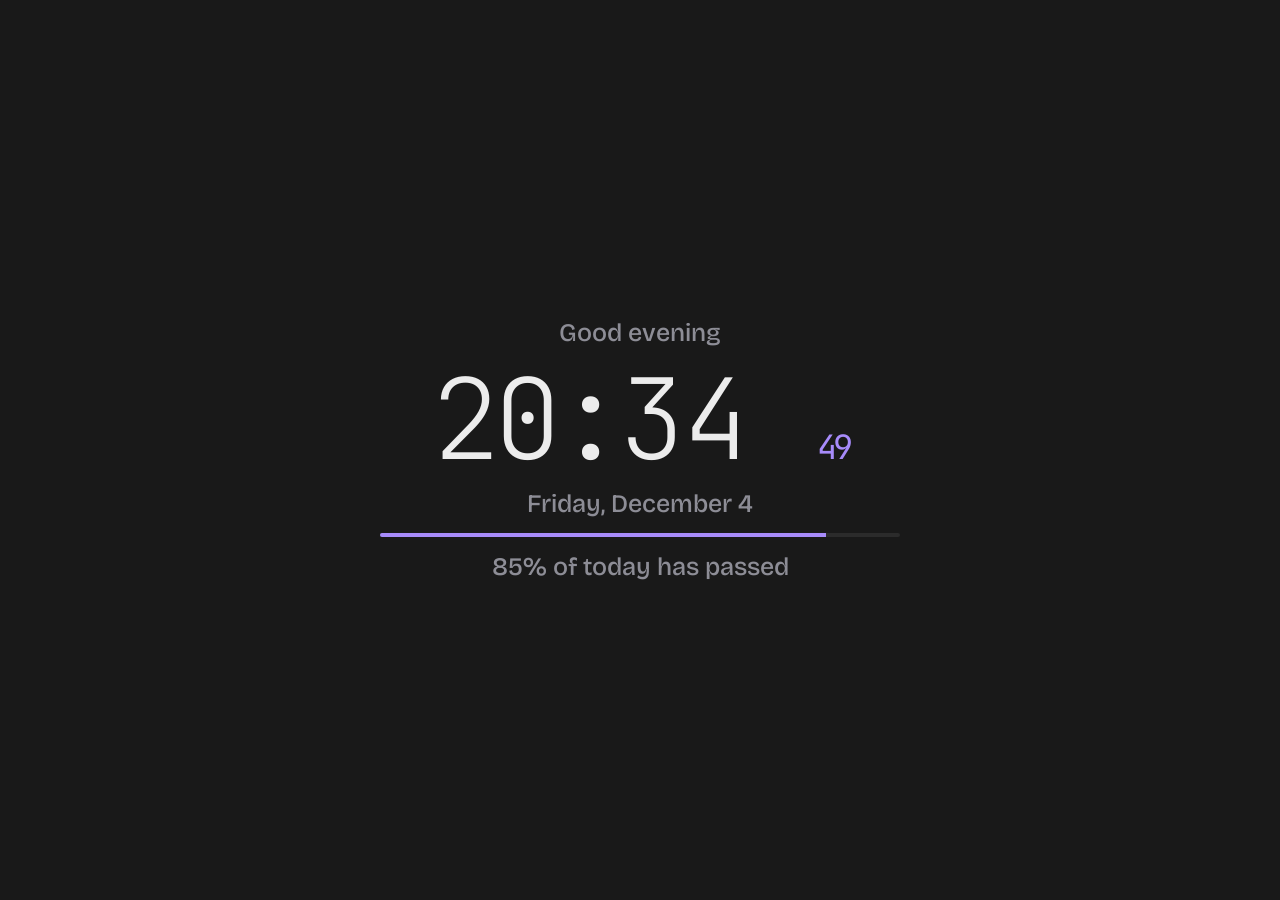
<file: index.html>
<!doctype html>
<html lang="en">
<head>
<meta charset="utf-8">
<meta name="viewport" content="width=device-width,initial-scale=1">
<title>Focus widgets</title>
<link rel="preconnect" href="https://fonts.googleapis.com">
<link href="https://fonts.googleapis.com/css2?family=Bricolage+Grotesque:wght@400;500;700&family=JetBrains+Mono:wght@200;400&display=swap" rel="stylesheet">
<link rel="stylesheet" href="style.css">
<!--
Use one file for every widget. Add parameters to the URL:
 ?w=clock
 ?w=timer&s=30&label=Recording        (s = seconds)   or  &m=60  (m = minutes)
 ?w=pomo   (&focus=25&brk=5&long=15&auto=1)
 ?w=stopwatch
 ?w=banner&text=Build%20something
 Optional on any widget: &a=ffb36b (accent hex)  &bg=191919 (background hex)
 Space bar = start / pause.
-->
</head>
<body>
<div id="app"></div>
<script src="script.js"></script>
</body>
</html>
</file>
<file: style.css>
:root{
    --bg:#191919;
    --fg:#ececec;
    --mut:#8d8d96;
    --ac:#7cc4ff;
    --ac2:#5b8cff;
    --ok:#6ee7b7;
    --trk:rgba(255,255,255,.08)
}

*{
    box-sizing:border-box;
    margin:0
}

html,body{
    height:100%
}

body{
    background:var(--bg);
    color:var(--fg);
    font-family:'Bricolage Grotesque',system-ui,sans-serif;
    display:grid;
    place-items:center;
    overflow:hidden;
    -webkit-font-smoothing:antialiased
}

#app{
    display:contents
}

.mono,.time,.big{
    font-family:'JetBrains Mono',ui-monospace,Menlo,monospace
}

.lab{
    font-size:max(12px,2.8vh);
    color:var(--mut);
    font-weight:500
}


/* ring widgets */

.card{
    display:flex;
    flex-direction:column;
    align-items:center;
    gap:2.2vh;
    padding:2vh 3vw
}

.side{
    display:flex;
    flex-direction:column;
    align-items:center;
    gap:1.6vh
}

@media (min-aspect-ratio:2/1){
    .card{
        flex-direction:row;
        gap:5vw
    }
}

.ringw{
    position:relative;
    width:min(62vh,88vw,340px);
    aspect-ratio:1;
    container-type:inline-size
}

@media (min-aspect-ratio:2/1){
    .ringw{
        width:min(82vh,40vw,340px)
    }
}

svg{
    width:100%;
    height:100%;
    transform:rotate(-90deg)
}

.trk{
    fill:none;
    stroke:var(--trk);
    stroke-width:6
}

.arc{
    fill:none;
    stroke:var(--ac);
    stroke-width:6;
    stroke-linecap:round;
    stroke-dasharray:565.49;
    transition:stroke-dashoffset .25s linear,stroke .4s
}

.time{
    position:absolute;
    inset:0;
    display:grid;
    place-items:center;
    font-weight:200;
    font-size:21cqw;
    letter-spacing:-.04em
}

.time.long{
    font-size:14.5cqw
}

.row{
    display:flex;
    gap:10px
}

button{
    font:inherit;
    font-weight:500;
    font-size:max(12px,2.6vh);
    padding:.65em 1.4em;
    border-radius:12px;
    border:1px solid var(--trk);
    background:transparent;
    color:var(--fg);
    cursor:pointer;
    transition:background .2s,transform .15s
}

button:hover{
    background:rgba(255,255,255,.07)
}

button:active{
    transform:scale(.96)
}

button:focus-visible{
    outline:2px solid var(--ac);
    outline-offset:2px
}

button.pri{
    background:var(--ac);
    border-color:var(--ac);
    color:#15151a;
    font-weight:700
}

button.pri:hover{
    filter:brightness(1.1)
}

.dots{
    display:flex;
    gap:8px;
    min-height:10px
}

.dots i{
    width:9px;
    height:9px;
    border-radius:50%;
    background:var(--trk)
}

.dots i.on{
    background:var(--ac)
}

.laps{
    flex-direction:column;
    align-items:center;
    gap:2px;
    font-family:'JetBrains Mono',monospace;
    font-size:max(11px,2.2vh);
    color:var(--mut)
}

.brk .arc{
    stroke:var(--ok)
}

.brk .dots i.on{
    background:var(--ok)
}

.brk .pri{
    background:var(--ok);
    border-color:var(--ok)
}

.fin .arc{
    stroke:var(--ok);
    stroke-dashoffset:0!important
}

.fin .time{
    animation:pu 1s ease-in-out 3
}

@keyframes pu{
    50%{
        opacity:.3
    }
}



/* clock */

.clk{
    display:flex;
    flex-direction:column;
    align-items:center;
    gap:1.6vh;
    width:min(92vw,520px)
}

.big{
    font-size:min(24vw,34vh,7rem);
    font-weight:200;
    line-height:1;
    letter-spacing:-.04em
}

.big small{
    font-size:.3em;
    color:var(--ac);
    margin-left:.3em;
    font-weight:400
}

.bar{
    width:100%;
    height:4px;
    border-radius:9px;
    background:var(--trk);
    overflow:hidden
}

.bar i{
    display:block;
    height:100%;
    background:var(--ac);
    transition:width 1s linear
}


/* banner */

.ban{
    position:fixed;
    inset:0;
    display:grid;
    place-items:center;
    overflow:hidden
}

.ban i{
    position:absolute;
    width:44vw;
    height:44vw;
    border-radius:50%;
    filter:blur(60px);
    opacity:.5;
    animation:dr 18s ease-in-out infinite alternate
}

.ban i:nth-child(1){
    background:var(--ac);
    left:-8%;
    top:-40%
}

.ban i:nth-child(2){
    background:var(--ac2);
    right:-6%;
    top:0;
    animation-duration:23s;
    animation-delay:-6s
}

.ban i:nth-child(3){
    background:var(--ok);
    left:38%;
    bottom:-70%;
    opacity:.25;
    animation-delay:-11s
}

@keyframes dr{
    to{
        transform:translate(9vw,7vh) scale(1.25)
    }
}

.bt{
    position:relative;
    text-align:center;
    animation:rise .9s ease-out both
}

.bt h1{
    font-size:min(11vh,6.5vw);
    font-weight:700;
    letter-spacing:-.03em;
    line-height:1.05
}

.bt p{
    margin-top:1.2vh;
    color:#ffffffb3;
    font-size:max(12px,2.8vh)
}

@keyframes rise{
    from{
        opacity:0;
        transform:translateY(10px)
    }
}

@media (prefers-reduced-motion:reduce){
    *{
        animation:none!important;
        transition:none!important
    }
}
</file>
